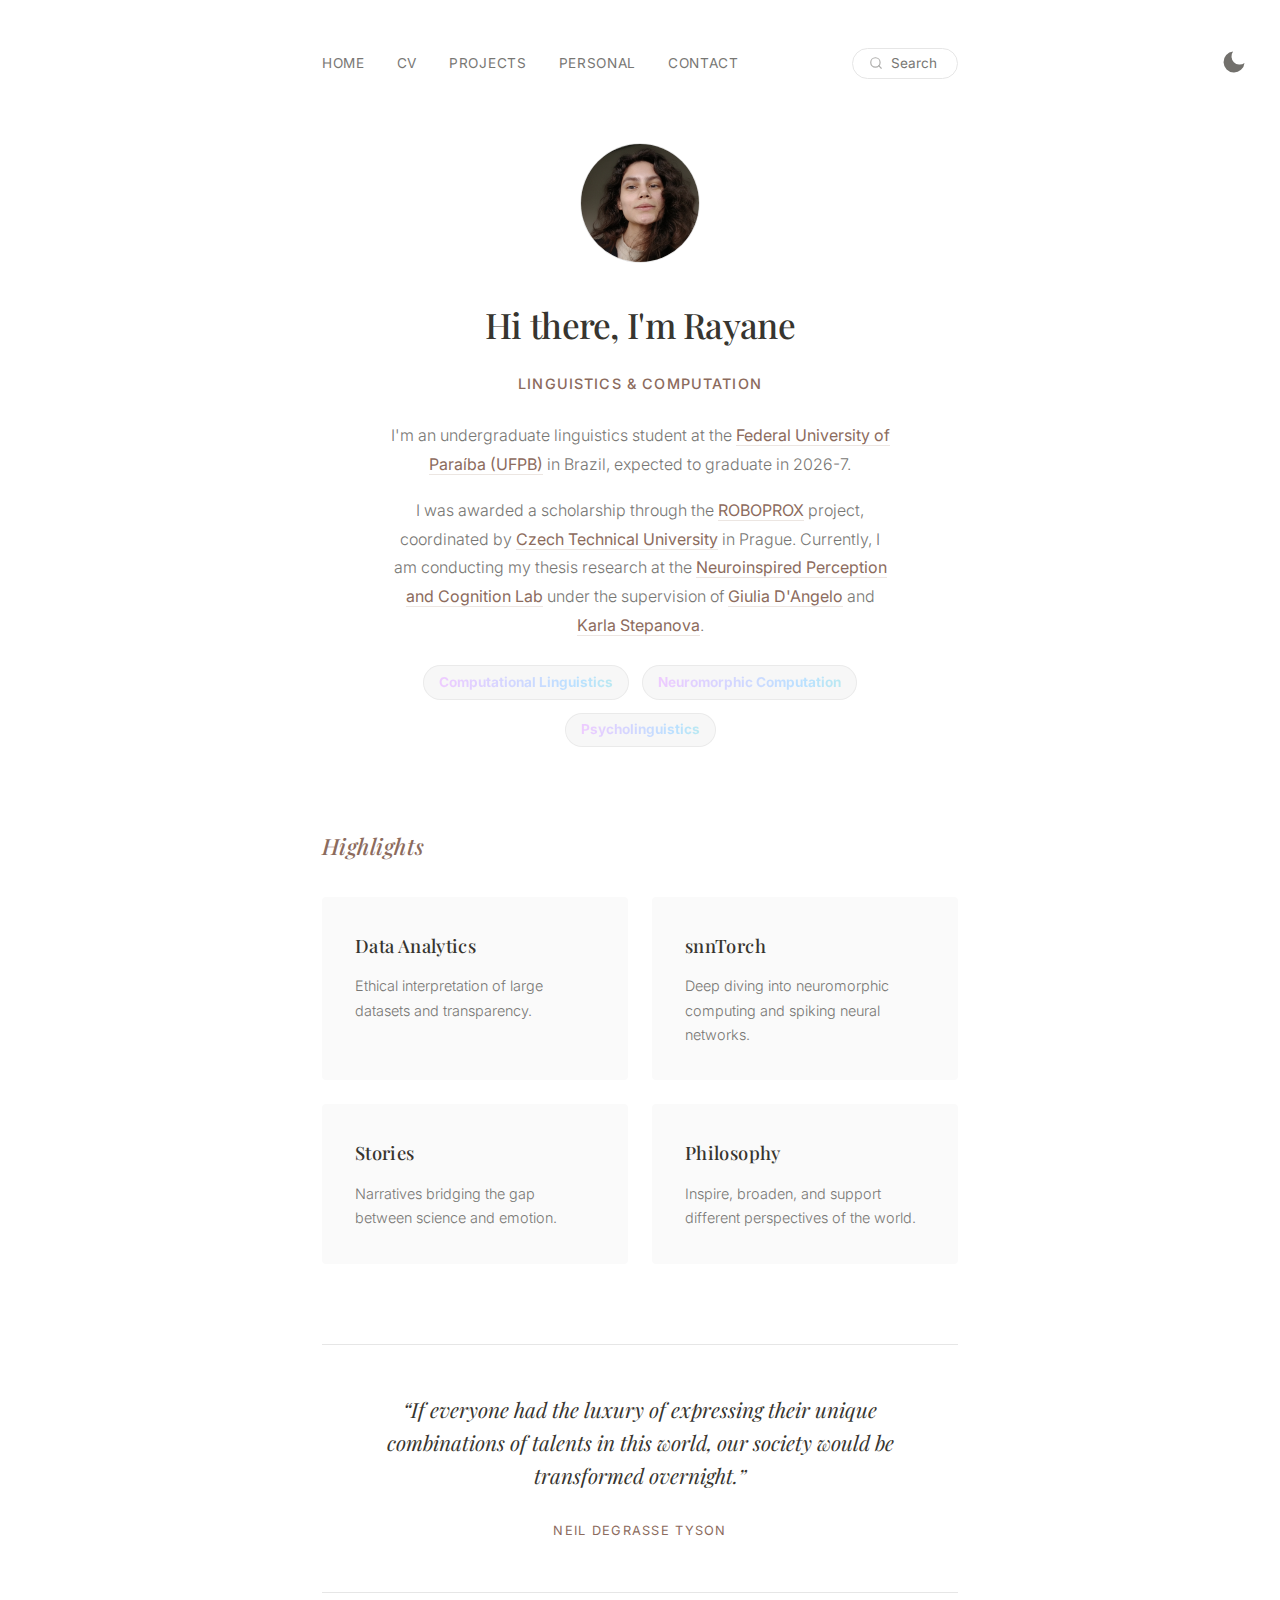
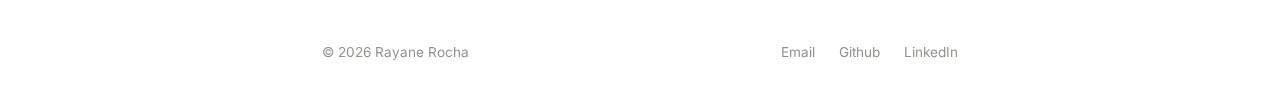
<file: index.html>
<!DOCTYPE html>
<html lang="en">
<head>
    <meta charset="UTF-8">
    <meta name="viewport" content="width=device-width, initial-scale=1.0">
    <title>Rayane Rocha | Home</title>
    
    <!-- Fonts: Inter (Sans) and Playfair Display (Serif) -->
    <link rel="preconnect" href="https://fonts.googleapis.com">
    <link rel="preconnect" href="https://fonts.gstatic.com" crossorigin>
    <link href="https://fonts.googleapis.com/css2?family=Inter:wght@300;400;500&family=Playfair+Display:ital,wght@0,400;0,600;1,400&display=swap" rel="stylesheet">
    
    <!-- Style -->
    <link rel="stylesheet" href="css\main.css">
</head>
<body>

    <button class="theme-toggle" id="themeToggle" aria-label="Toggle Dark Mode">
        <svg id="toggleIcon" class="toggle-figure" viewBox="0 0 24 24" xmlns="http://www.w3.org/2000/svg">
            <path d="M21 12.79A9 9 0 1 1 11.21 3 7 7 0 0 0 21 12.79z"></path>
        </svg>
    </button>

    <div class="container">
        
        <header>
            <nav class="nav-shortcuts">
                <a href="index.html" class="nav-link">Home</a>
                <a href="cv.html" class="nav-link">CV</a>
                <a href="projects.html" class="nav-link">Projects</a>
                <a href="personal.html" class="nav-link">Personal</a>
                <a href="#contact" class="nav-link">Contact</a>
            </nav>
            
            <div class="search-pill">
                <svg class="search-icon-minimal" viewBox="0 0 24 24" fill="none" stroke="currentColor" stroke-width="2" stroke-linecap="round" stroke-linejoin="round">
                    <circle cx="11" cy="11" r="8"></circle>
                    <line x1="21" y1="21" x2="16.65" y2="16.65"></line>
                </svg>
                <input type="text" class="search-input-pill" placeholder="Search">
            </div>
        </header>

        <section class="hero">
            <!-- 1. Profile Pic in Middle-Center -->
            <img src="assets/profile_pic/20251223_176940.png" 
                 alt="Profile" class="profile-pic">
            
            <div class="bio">
                <!-- 2. "Hi there, I'm Rayane" -->
                <h1>Hi there, I'm Rayane</h1>
                <span class="bio-role">Linguistics & Computation</span>
                
                <!-- 3. Short Bio -->
                <p>
                    I'm an undergraduate linguistics student at the 
                    <a href="https://www-ufpb-br.translate.goog/?_x_tr_sl=auto&_x_tr_tl=en&_x_tr_hl=pt-BR#" target="_blank" class="institution">Federal University of Paraíba (UFPB)</a> 
                    in Brazil, expected to graduate in 2026-7.
                </p>

                <p>
                    I was awarded a scholarship through the 
                    <a href="https://roboprox.eu/" target="_blank" class="institution">ROBOPROX</a> 
                    project, coordinated by 
                    <a href="https://www.cvut.cz/en" target="_blank" class="institution">Czech Technical University</a> in Prague. Currently, I am conducting my thesis research at the
                    <a href="https://giuliadangelo.github.io/html/npclab.html" target="_blank" class="institution">Neuroinspired Perception and Cognition Lab</a> under the supervision of <a href="https://giuliadangelo.github.io/" target="_blank" class="institution">Giulia D'Angelo</a> and <a href="http://karlastepanova.cz/" target="_blank" class="institution">Karla Stepanova</a>.
                </p>
                
                <!-- 4. Interests on tags with moving pastel rainbow colors -->
                <!-- Updated HTML structure to wrap text in <span> for layering -->
                <div class="interest-wrapper">
                    <span class="interest-tag"><span>Computational Linguistics</span></span>
                    <span class="interest-tag"><span>Neuromorphic Computation</span></span>
                    <span class="interest-tag"><span>Psycholinguistics</span></span>
                </div>
            </div>
        </section>

        <section id="highlights">
            <div class="section-header">
                <h2 class="section-title">Highlights</h2>
            </div>
            
            <div class="highlights-grid">
                <a href="#" class="card">
                    <h3>Data Analytics</h3>
                    <p>Ethical interpretation of large datasets and transparency.</p>
                </a>

                <a href="#" class="card">
                    <h3>snnTorch</h3>
                    <p>Deep diving into neuromorphic computing and spiking neural networks.</p>
                </a>

                <a href="#" class="card">
                    <h3>Stories</h3>
                    <p>Narratives bridging the gap between science and emotion.</p>
                </a>

                <a href="#" class="card">
                    <h3>Philosophy</h3>
                    <p>Inspire, broaden, and support different perspectives of the world.</p>
                </a>
            </div>
        </section>

        <section class="quote-section">
            <blockquote>
                “If everyone had the luxury of expressing their unique combinations of talents in this world, our society would be transformed overnight.”
            </blockquote>
            <span class="quote-author">Neil DeGrasse Tyson</span>
        </section>

        <footer id="contact">
            <div>
                © 2026 Rayane Rocha
            </div>
            <div class="footer-links">
                <a href="mailto:rayanerocha090@gmail.com">Email</a>
                <a href="https://github.com/peppermintbird">Github</a>
                <a href="https://www.linkedin.com/in/rayane-rocha-ds/">LinkedIn</a>
            </div>
        </footer>

    </div>

    <!-- JS script-->
    <script src="js/script.js"></script>
</body>
</html>
</file>
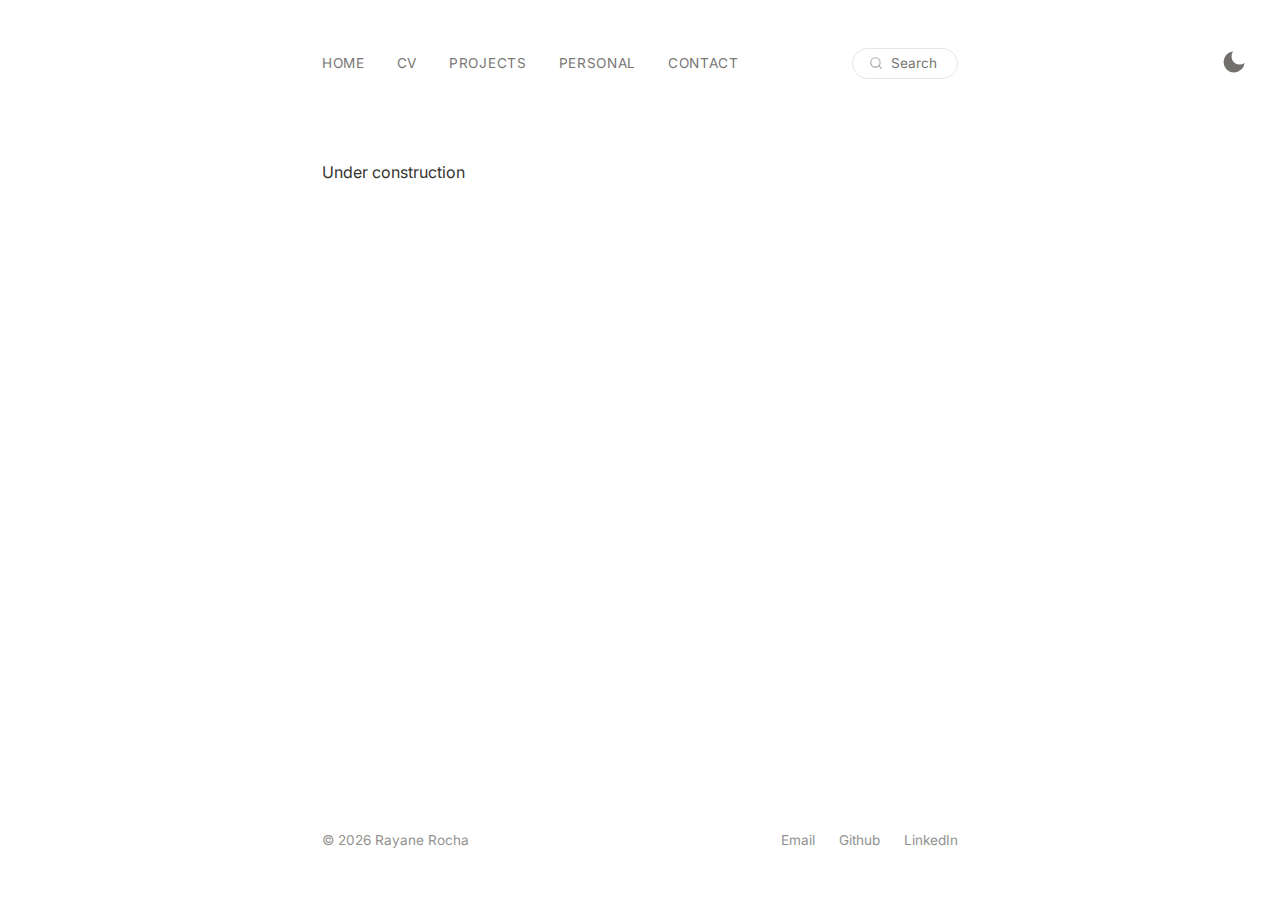
<file: cv.html>
<!DOCTYPE html>
<html lang="en">
<head>
    <meta charset="UTF-8">
    <meta name="viewport" content="width=device-width, initial-scale=1.0">
    <title>Rayane Rocha | CV</title>
    
    <!-- Fonts: Inter (Sans) and Playfair Display (Serif) -->
    <link rel="preconnect" href="https://fonts.googleapis.com">
    <link rel="preconnect" href="https://fonts.gstatic.com" crossorigin>
    <link href="https://fonts.googleapis.com/css2?family=Inter:wght@300;400;500&family=Playfair+Display:ital,wght@0,400;0,600;1,400&display=swap" rel="stylesheet">
    
    <!-- Style -->
    <link rel="stylesheet" href="css\main.css">
</head>
<body>

    <button class="theme-toggle" id="themeToggle" aria-label="Toggle Dark Mode">
        <svg id="toggleIcon" class="toggle-figure" viewBox="0 0 24 24" xmlns="http://www.w3.org/2000/svg">
            <path d="M21 12.79A9 9 0 1 1 11.21 3 7 7 0 0 0 21 12.79z"></path>
        </svg>
    </button>

    <div class="container">
        
        <header>
            <nav class="nav-shortcuts">
                <a href="index.html" class="nav-link">Home</a>
                <a href="cv.html" class="nav-link">CV</a>
                <a href="projects.html" class="nav-link">Projects</a>
                <a href="personal.html" class="nav-link">Personal</a>
                <a href="#contact" class="nav-link">Contact</a>
            </nav>
            
            <div class="search-pill">
                <svg class="search-icon-minimal" viewBox="0 0 24 24" fill="none" stroke="currentColor" stroke-width="2" stroke-linecap="round" stroke-linejoin="round">
                    <circle cx="11" cy="11" r="8"></circle>
                    <line x1="21" y1="21" x2="16.65" y2="16.65"></line>
                </svg>
                <input type="text" class="search-input-pill" placeholder="Search">
            </div>
        </header>

        <section>
            
            <div>
                <p>
                    Under construction
                </p>
            </div>
        </section>

        <footer id="contact">
            <div>
                © 2026 Rayane Rocha
            </div>
            <div class="footer-links">
                <a href="mailto:rayanerocha090@gmail.com">Email</a>
                <a href="https://github.com/peppermintbird">Github</a>
                <a href="https://www.linkedin.com/in/rayane-rocha-ds/">LinkedIn</a>
            </div>
        </footer>

    </div>
    <!-- JS script-->
    <script src="js/script.js"></script>
</body>
</html>
</file>
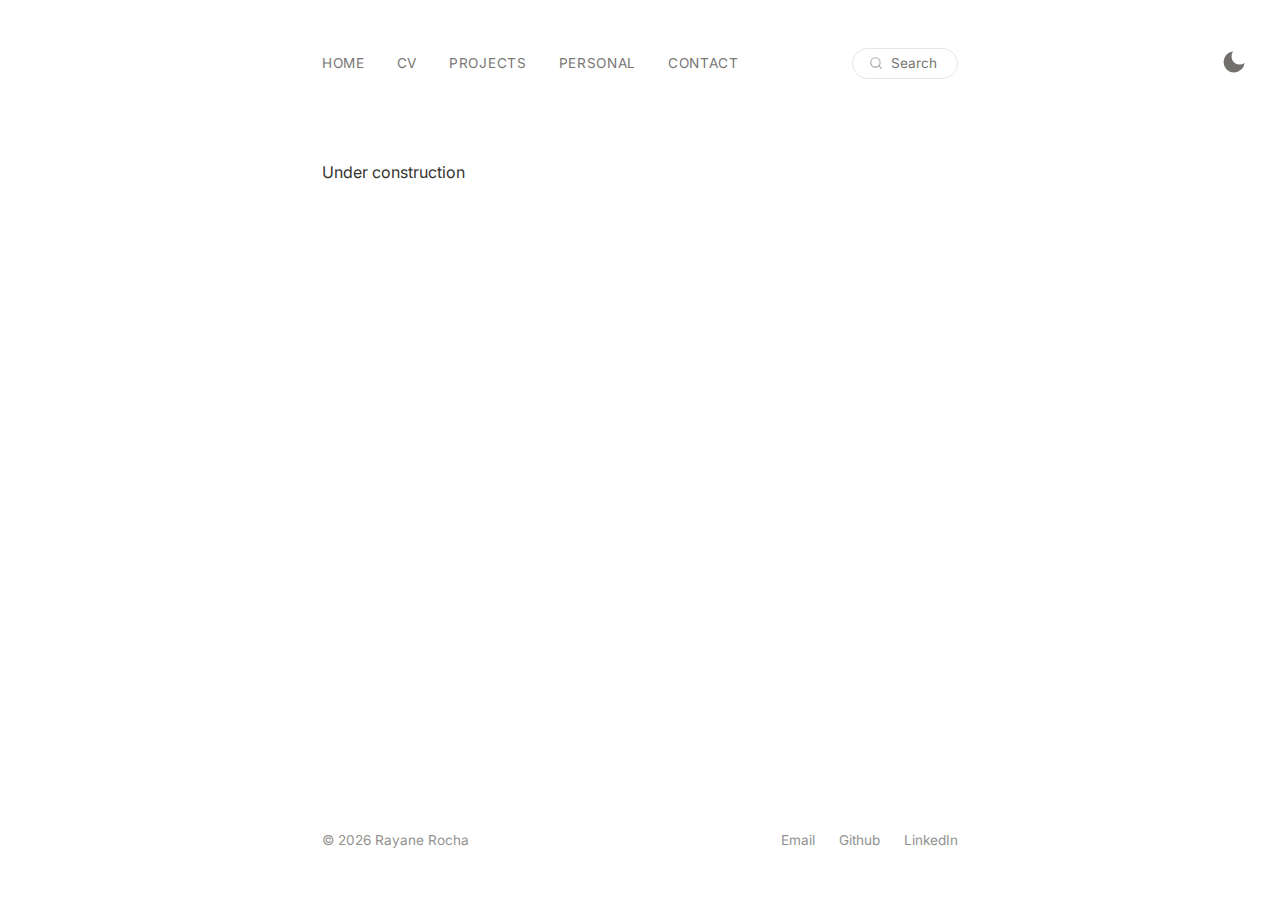
<file: personal.html>
<!DOCTYPE html>
<html lang="en">
<head>
    <meta charset="UTF-8">
    <meta name="viewport" content="width=device-width, initial-scale=1.0">
    <title>Rayane Rocha | Personal</title>
    
    <!-- Fonts: Inter (Sans) and Playfair Display (Serif) -->
    <link rel="preconnect" href="https://fonts.googleapis.com">
    <link rel="preconnect" href="https://fonts.gstatic.com" crossorigin>
    <link href="https://fonts.googleapis.com/css2?family=Inter:wght@300;400;500&family=Playfair+Display:ital,wght@0,400;0,600;1,400&display=swap" rel="stylesheet">
    
    <!-- Style -->
    <link rel="stylesheet" href="css\main.css">
</head>
<body>

    <button class="theme-toggle" id="themeToggle" aria-label="Toggle Dark Mode">
        <svg id="toggleIcon" class="toggle-figure" viewBox="0 0 24 24" xmlns="http://www.w3.org/2000/svg">
            <path d="M21 12.79A9 9 0 1 1 11.21 3 7 7 0 0 0 21 12.79z"></path>
        </svg>
    </button>

    <div class="container">
        
        <header>
            <nav class="nav-shortcuts">
                <a href="index.html" class="nav-link">Home</a>
                <a href="cv.html" class="nav-link">CV</a>
                <a href="projects.html" class="nav-link">Projects</a>
                <a href="personal.html" class="nav-link">Personal</a>
                <a href="#contact" class="nav-link">Contact</a>
            </nav>
            
            <div class="search-pill">
                <svg class="search-icon-minimal" viewBox="0 0 24 24" fill="none" stroke="currentColor" stroke-width="2" stroke-linecap="round" stroke-linejoin="round">
                    <circle cx="11" cy="11" r="8"></circle>
                    <line x1="21" y1="21" x2="16.65" y2="16.65"></line>
                </svg>
                <input type="text" class="search-input-pill" placeholder="Search">
            </div>
        </header>

        <section>
            
            <div>
                <p>
                    Under construction
                </p>
            </div>
        </section>

        <footer id="contact">
            <div>
                © 2026 Rayane Rocha
            </div>
            <div class="footer-links">
                <a href="mailto:rayanerocha090@gmail.com">Email</a>
                <a href="https://github.com/peppermintbird">Github</a>
                <a href="https://www.linkedin.com/in/rayane-rocha-ds/">LinkedIn</a>
            </div>
        </footer>

    </div>
    <!-- JS script-->
    <script src="js/script.js"></script>
</body>
</html>
</file>
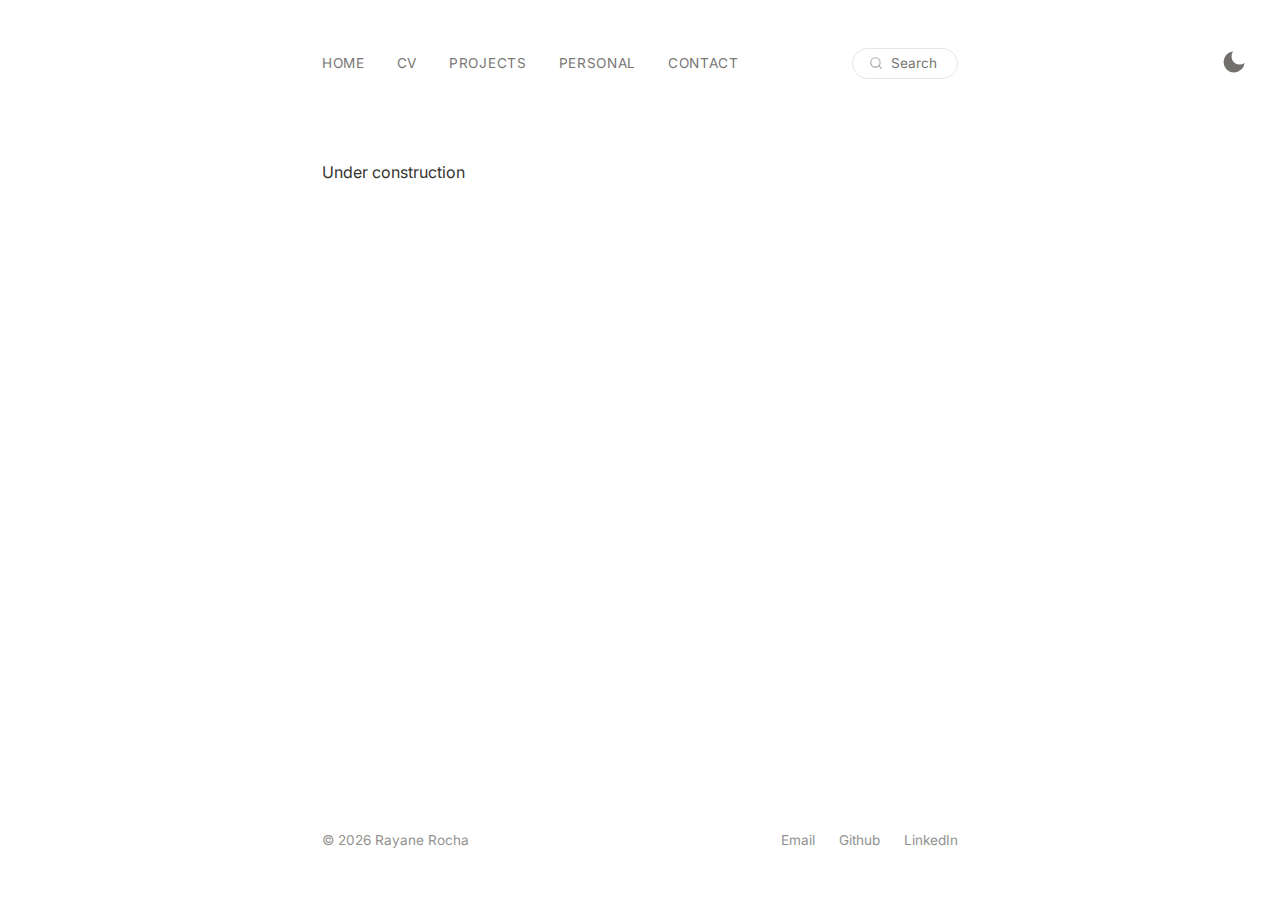
<file: projects.html>
<!DOCTYPE html>
<html lang="en">
<head>
    <meta charset="UTF-8">
    <meta name="viewport" content="width=device-width, initial-scale=1.0">
    <title>Rayane Rocha | Projects</title>
    
    <!-- Fonts: Inter (Sans) and Playfair Display (Serif) -->
    <link rel="preconnect" href="https://fonts.googleapis.com">
    <link rel="preconnect" href="https://fonts.gstatic.com" crossorigin>
    <link href="https://fonts.googleapis.com/css2?family=Inter:wght@300;400;500&family=Playfair+Display:ital,wght@0,400;0,600;1,400&display=swap" rel="stylesheet">
    
    <!-- Style -->
    <link rel="stylesheet" href="css\main.css">
</head>
<body>

    <button class="theme-toggle" id="themeToggle" aria-label="Toggle Dark Mode">
        <svg id="toggleIcon" class="toggle-figure" viewBox="0 0 24 24" xmlns="http://www.w3.org/2000/svg">
            <path d="M21 12.79A9 9 0 1 1 11.21 3 7 7 0 0 0 21 12.79z"></path>
        </svg>
    </button>

    <div class="container">
        
        <header>
            <nav class="nav-shortcuts">
                <a href="index.html" class="nav-link">Home</a>
                <a href="cv.html" class="nav-link">CV</a>
                <a href="projects.html" class="nav-link">Projects</a>
                <a href="personal.html" class="nav-link">Personal</a>
                <a href="#contact" class="nav-link">Contact</a>
            </nav>
            
            <div class="search-pill">
                <svg class="search-icon-minimal" viewBox="0 0 24 24" fill="none" stroke="currentColor" stroke-width="2" stroke-linecap="round" stroke-linejoin="round">
                    <circle cx="11" cy="11" r="8"></circle>
                    <line x1="21" y1="21" x2="16.65" y2="16.65"></line>
                </svg>
                <input type="text" class="search-input-pill" placeholder="Search">
            </div>
        </header>

        <section>
            
            <div>
                <p>
                    Under construction
                </p>
            </div>
        </section>

        <footer id="contact">
            <div>
                © 2026 Rayane Rocha
            </div>
            <div class="footer-links">
                <a href="mailto:rayanerocha090@gmail.com">Email</a>
                <a href="https://github.com/peppermintbird">Github</a>
                <a href="https://www.linkedin.com/in/rayane-rocha-ds/">LinkedIn</a>
            </div>
        </footer>

    </div>
    <!-- JS script-->
    <script src="js/script.js"></script>
</body>
</html>
</file>
